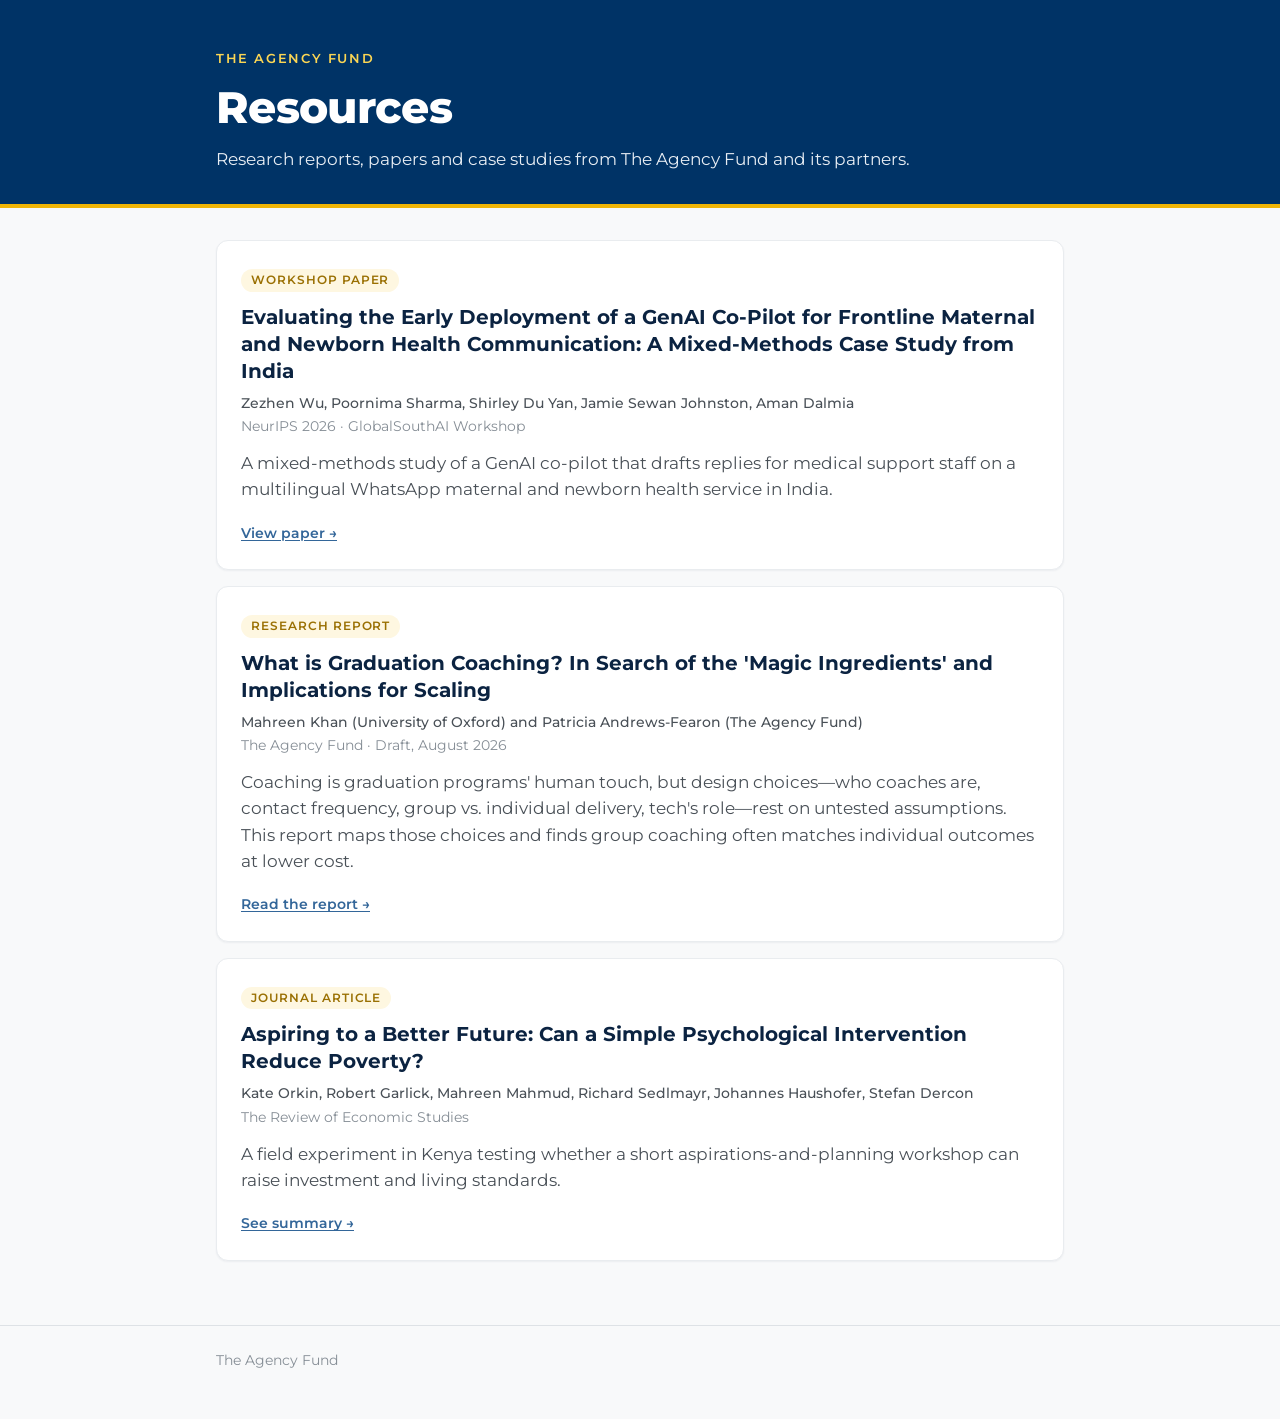
<file: index.html>
<!DOCTYPE html>
<html lang="en">
<head>
<meta charset="utf-8">
<meta name="viewport" content="width=device-width, initial-scale=1">
<title>Resources — The Agency Fund</title>
<meta name="description" content="Research reports, papers and case studies from The Agency Fund and its partners.">
<link rel="preconnect" href="https://fonts.googleapis.com">
<link rel="preconnect" href="https://fonts.gstatic.com" crossorigin>
<link href="https://fonts.googleapis.com/css2?family=Montserrat:wght@400;500;600;700;800&display=swap" rel="stylesheet">
<link rel="stylesheet" href="assets/site.css">
</head>
<body>

<header class="site-header">
  <div class="container">
    <span class="eyebrow">The Agency Fund</span>
    <h1>Resources</h1>
    <p>Research reports, papers and case studies from The Agency Fund and its partners.</p>
  </div>
</header>

<main class="container">
  <!--
    TO ADD A RESOURCE: copy one whole <li class="card"> ... </li> block below,
    paste it where you want it in the list, and change the text and the link.
    Links must NOT start with "/" (write  my-folder/  not  /my-folder/).
    See README.md for step-by-step instructions.
  -->
  <ul class="resource-list">

    <li class="card">
      <span class="tag">Workshop paper</span>
      <h2><a href="noora-neurips-case-study/">Evaluating the Early Deployment of a GenAI Co-Pilot for Frontline Maternal and Newborn Health Communication: A Mixed-Methods Case Study from India</a></h2>
      <p class="authors">Zezhen Wu, Poornima Sharma, Shirley Du Yan, Jamie Sewan Johnston, Aman Dalmia</p>
      <p class="venue">NeurIPS 2026 · GlobalSouthAI Workshop</p>
      <p class="blurb">A mixed-methods study of a GenAI co-pilot that drafts replies for medical support staff on a multilingual WhatsApp maternal and newborn health service in India.</p>
      <a class="open" href="noora-neurips-case-study/">View paper &rarr;</a>
    </li>

    <li class="card">
      <span class="tag">Research report</span>
      <h2><a href="graduation/">What is Graduation Coaching? In Search of the 'Magic Ingredients' and Implications for Scaling</a></h2>
      <p class="authors">Mahreen Khan (University of Oxford) and Patricia Andrews-Fearon (The Agency Fund)</p>
      <p class="venue">The Agency Fund · Draft, August 2026</p>
      <p class="blurb">Coaching is graduation programs' human touch, but design choices—who coaches are, contact frequency, group vs. individual delivery, tech's role—rest on untested assumptions. This report maps those choices and finds group coaching often matches individual outcomes at lower cost.</p>
      <a class="open" href="graduation/">Read the report &rarr;</a>
    </li>

    <li class="card">
      <span class="tag">Journal article</span>
      <h2><a href="psych-poverty-reduction/">Aspiring to a Better Future: Can a Simple Psychological Intervention Reduce Poverty?</a></h2>
      <p class="authors">Kate Orkin, Robert Garlick, Mahreen Mahmud, Richard Sedlmayr, Johannes Haushofer, Stefan Dercon</p>
      <p class="venue">The Review of Economic Studies</p>
      <p class="blurb">A field experiment in Kenya testing whether a short aspirations-and-planning workshop can raise investment and living standards.</p>
      <a class="open" href="psych-poverty-reduction/">See summary &rarr;</a>
    </li>

  </ul>
</main>

<footer class="site-footer">
  <div class="container">
    <p>The Agency Fund</p>
  </div>
</footer>

</body>
</html>
</file>
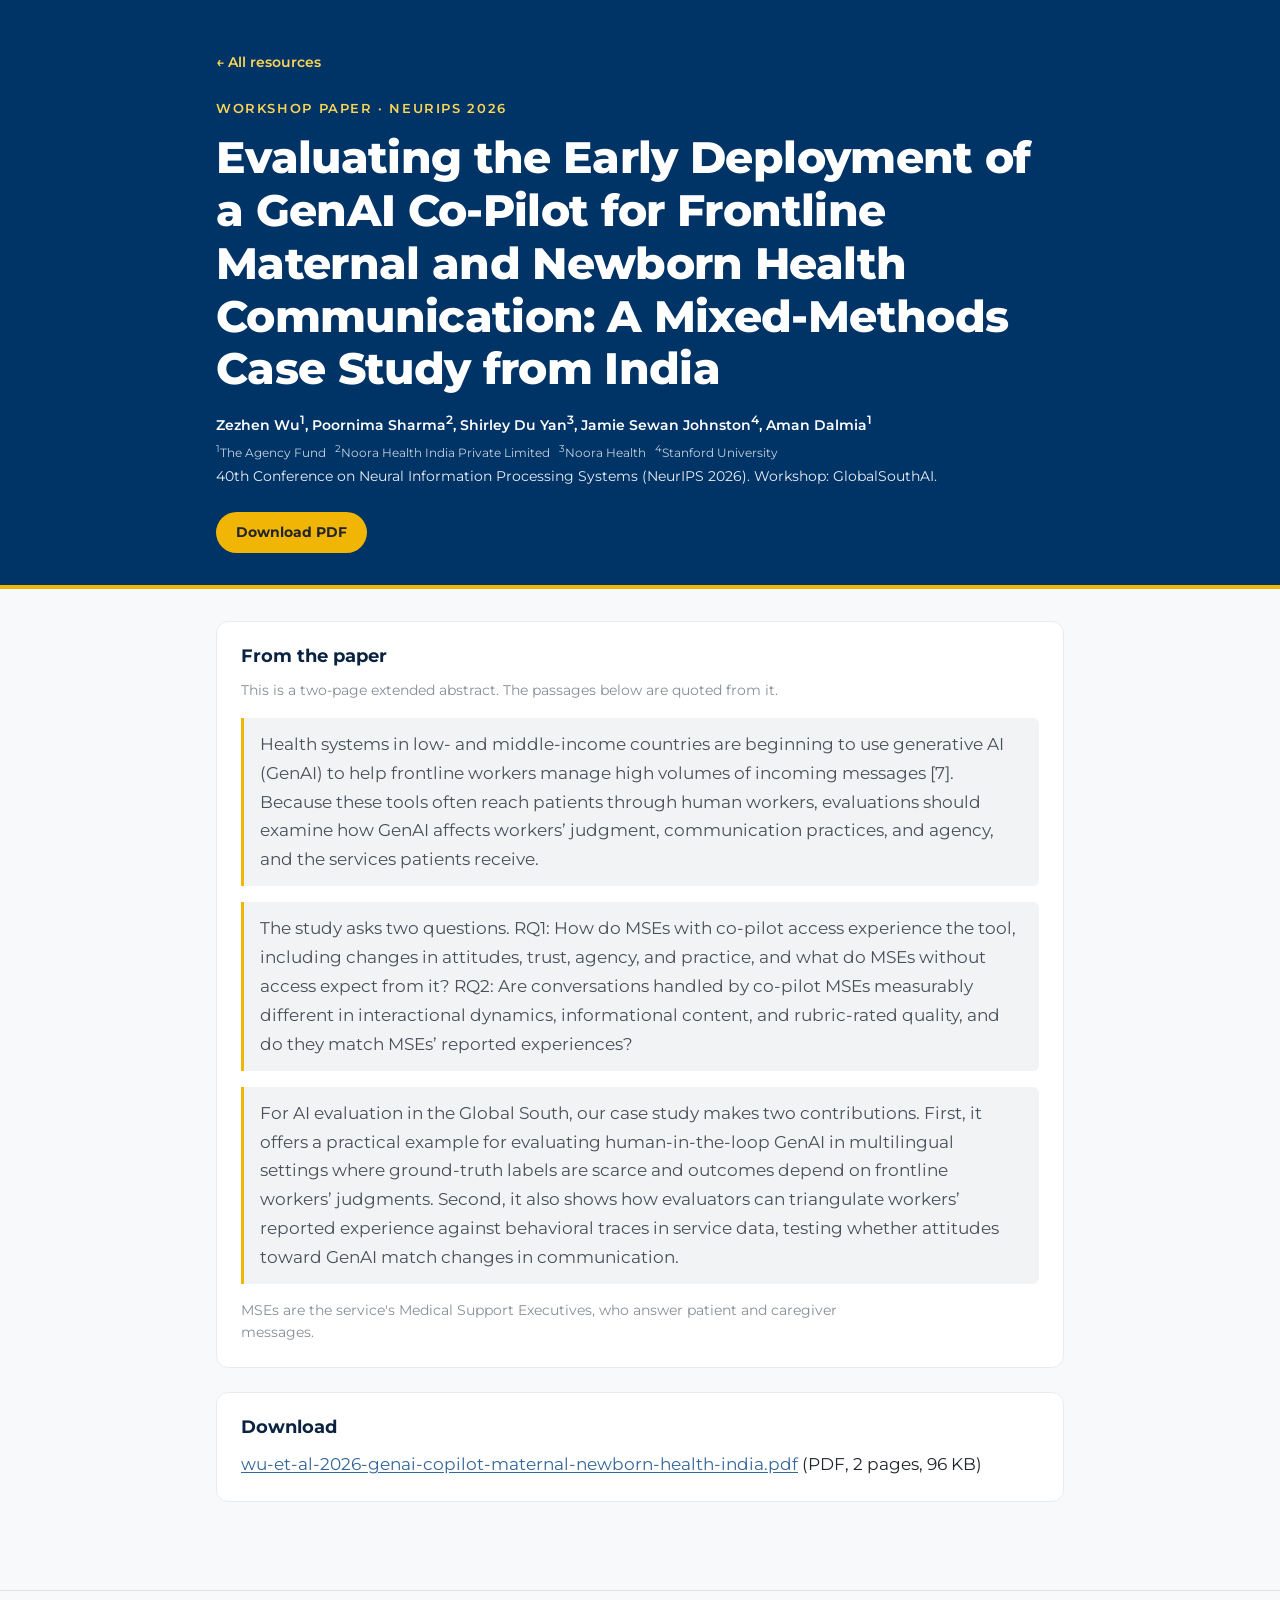
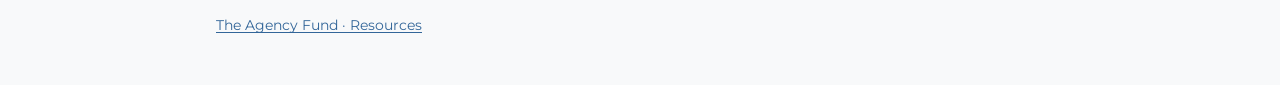
<file: noora-neurips-case-study/index.html>
<!DOCTYPE html>
<html lang="en">
<head>
<meta charset="utf-8">
<meta name="viewport" content="width=device-width, initial-scale=1">
<title>GenAI Co-Pilot Case Study — The Agency Fund</title>
<meta name="description" content="Evaluating the Early Deployment of a GenAI Co-Pilot for Frontline Maternal and Newborn Health Communication: A Mixed-Methods Case Study from India. NeurIPS 2026, GlobalSouthAI Workshop.">
<link rel="preconnect" href="https://fonts.googleapis.com">
<link rel="preconnect" href="https://fonts.gstatic.com" crossorigin>
<link href="https://fonts.googleapis.com/css2?family=Montserrat:wght@400;500;600;700;800&display=swap" rel="stylesheet">
<link rel="stylesheet" href="../assets/site.css">
</head>
<body>

<header class="site-header">
  <div class="container">
    <p class="crumb"><a class="back-link" href="../">&larr; All resources</a></p>
    <span class="eyebrow">Workshop paper · NeurIPS 2026</span>
    <h1>Evaluating the Early Deployment of a GenAI Co-Pilot for Frontline Maternal and Newborn Health Communication: A Mixed-Methods Case Study from India</h1>
    <div class="meta">
      <p><strong>Zezhen Wu<sup>1</sup>, Poornima Sharma<sup>2</sup>, Shirley Du Yan<sup>3</sup>, Jamie Sewan Johnston<sup>4</sup>, Aman Dalmia<sup>1</sup></strong></p>
      <p class="affil"><sup>1</sup>The Agency Fund &nbsp; <sup>2</sup>Noora Health India Private Limited &nbsp; <sup>3</sup>Noora Health &nbsp; <sup>4</sup>Stanford University</p>
      <p>40th Conference on Neural Information Processing Systems (NeurIPS 2026). Workshop: GlobalSouthAI.</p>
    </div>
    <div class="actions">
      <a class="button" href="wu-et-al-2026-genai-copilot-maternal-newborn-health-india.pdf">Download PDF</a>
    </div>
  </div>
</header>

<main class="container">
  <section class="panel">
    <h2>From the paper</h2>
    <p class="source-note">This is a two-page extended abstract. The passages below are quoted from it.</p>
    <blockquote>
      <p>Health systems in low- and middle-income countries are beginning to use generative AI (GenAI) to help frontline workers manage high volumes of incoming messages [7]. Because these tools often reach patients through human workers, evaluations should examine how GenAI affects workers’ judgment, communication practices, and agency, and the services patients receive.</p>
    </blockquote>
    <blockquote>
      <p>The study asks two questions. RQ1: How do MSEs with co-pilot access experience the tool, including changes in attitudes, trust, agency, and practice, and what do MSEs without access expect from it? RQ2: Are conversations handled by co-pilot MSEs measurably different in interactional dynamics, informational content, and rubric-rated quality, and do they match MSEs’ reported experiences?</p>
    </blockquote>
    <blockquote>
      <p>For AI evaluation in the Global South, our case study makes two contributions. First, it offers a practical example for evaluating human-in-the-loop GenAI in multilingual settings where ground-truth labels are scarce and outcomes depend on frontline workers’ judgments. Second, it also shows how evaluators can triangulate workers’ reported experience against behavioral traces in service data, testing whether attitudes toward GenAI match changes in communication.</p>
    </blockquote>
    <p class="source-note">MSEs are the service's Medical Support Executives, who answer patient and caregiver messages.</p>
  </section>

  <section class="panel">
    <h2>Download</h2>
    <p><a href="wu-et-al-2026-genai-copilot-maternal-newborn-health-india.pdf">wu-et-al-2026-genai-copilot-maternal-newborn-health-india.pdf</a> (PDF, 2 pages, 96 KB)</p>
  </section>
</main>

<footer class="site-footer">
  <div class="container">
    <p><a href="../">The Agency Fund · Resources</a></p>
  </div>
</footer>

</body>
</html>
</file>
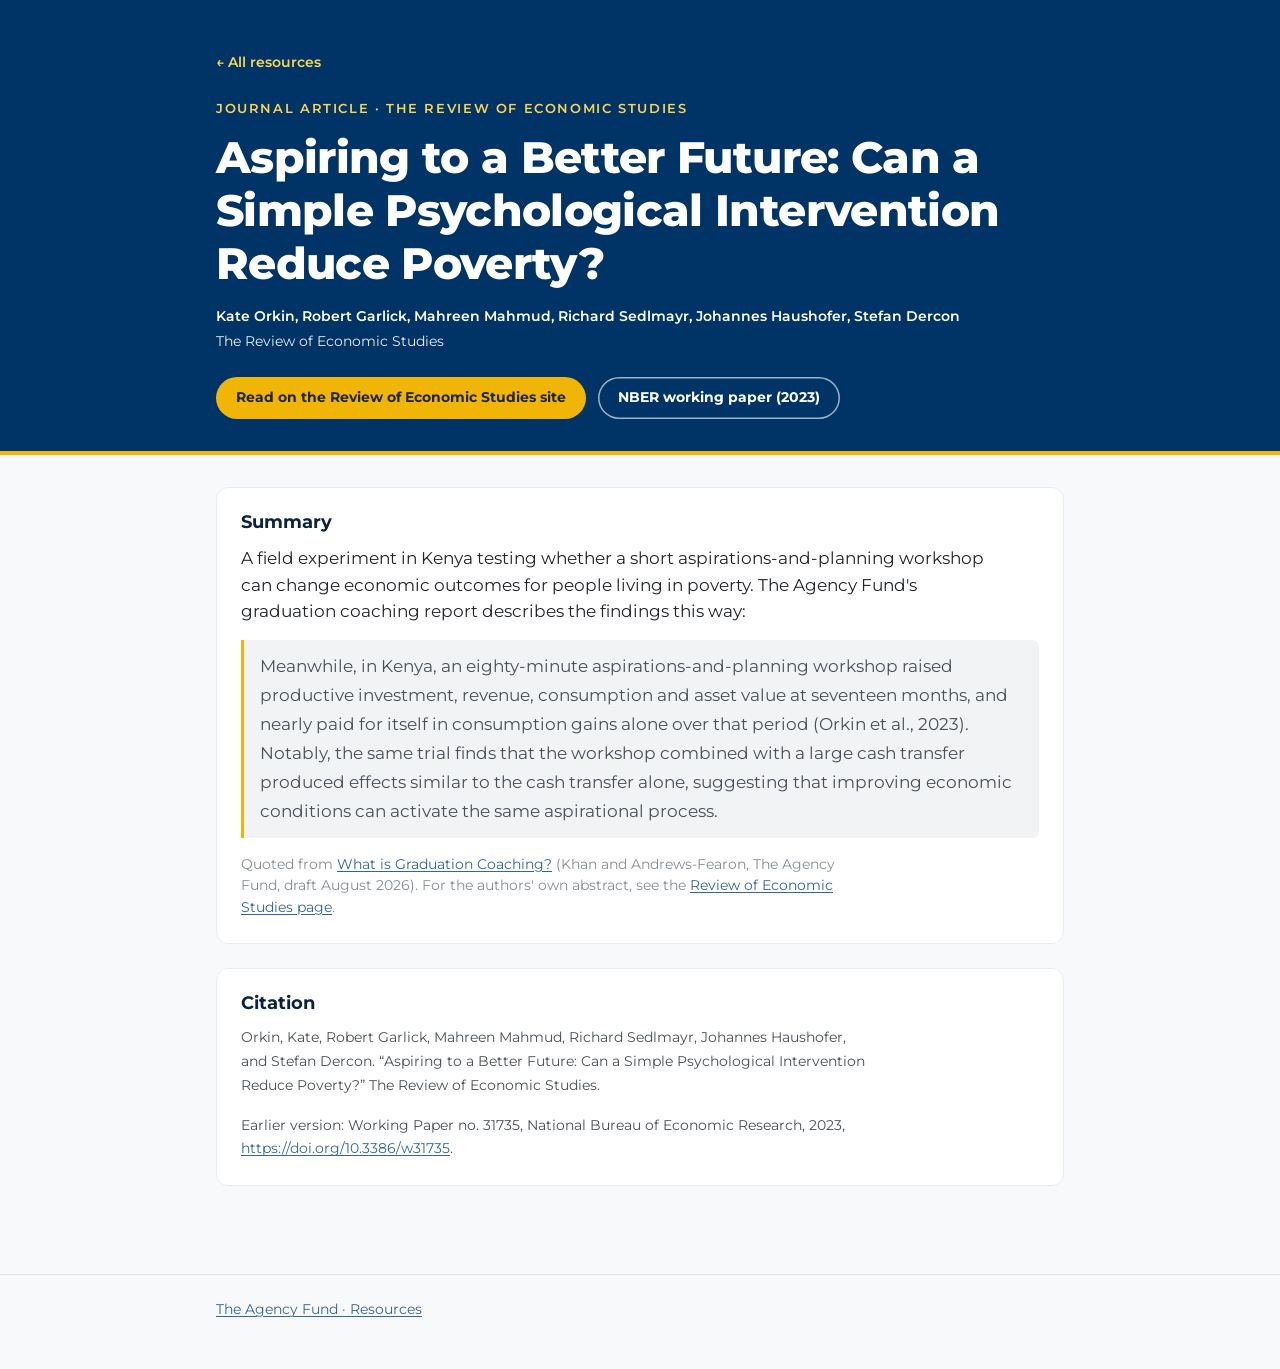
<file: psych-poverty-reduction/index.html>
<!DOCTYPE html>
<html lang="en">
<head>
<meta charset="utf-8">
<meta name="viewport" content="width=device-width, initial-scale=1">
<title>Aspiring to a Better Future — The Agency Fund</title>
<meta name="description" content="Aspiring to a Better Future: Can a Simple Psychological Intervention Reduce Poverty? Orkin, Garlick, Mahmud, Sedlmayr, Haushofer and Dercon. The Review of Economic Studies.">
<link rel="preconnect" href="https://fonts.googleapis.com">
<link rel="preconnect" href="https://fonts.gstatic.com" crossorigin>
<link href="https://fonts.googleapis.com/css2?family=Montserrat:wght@400;500;600;700;800&display=swap" rel="stylesheet">
<link rel="stylesheet" href="../assets/site.css">
</head>
<body>

<header class="site-header">
  <div class="container">
    <p class="crumb"><a class="back-link" href="../">&larr; All resources</a></p>
    <span class="eyebrow">Journal article · The Review of Economic Studies</span>
    <h1>Aspiring to a Better Future: Can a Simple Psychological Intervention Reduce Poverty?</h1>
    <div class="meta">
      <p><strong>Kate Orkin, Robert Garlick, Mahreen Mahmud, Richard Sedlmayr, Johannes Haushofer, Stefan Dercon</strong></p>
      <p>The Review of Economic Studies</p>
    </div>
    <div class="actions">
      <a class="button" href="http://www.restud.com/aspiring-to-a-better-future-can-a-simple-psychological-intervention-reduce-poverty/">Read on the Review of Economic Studies site</a>
      <a class="button secondary" href="https://doi.org/10.3386/w31735">NBER working paper (2023)</a>
    </div>
  </div>
</header>

<main class="container">
  <section class="panel">
    <h2>Summary</h2>
    <p>A field experiment in Kenya testing whether a short aspirations-and-planning workshop can change economic outcomes for people living in poverty. The Agency Fund's graduation coaching report describes the findings this way:</p>
    <blockquote>
      <p>Meanwhile, in Kenya, an eighty-minute aspirations-and-planning workshop raised productive investment, revenue, consumption and asset value at seventeen months, and nearly paid for itself in consumption gains alone over that period (Orkin et al., 2023). Notably, the same trial finds that the workshop combined with a large cash transfer produced effects similar to the cash transfer alone, suggesting that improving economic conditions can activate the same aspirational process.</p>
    </blockquote>
    <p class="source-note">Quoted from <a href="../graduation/">What is Graduation Coaching?</a> (Khan and Andrews-Fearon, The Agency Fund, draft August 2026). For the authors' own abstract, see the <a href="http://www.restud.com/aspiring-to-a-better-future-can-a-simple-psychological-intervention-reduce-poverty/">Review of Economic Studies page</a>.</p>
  </section>

  <section class="panel">
    <h2>Citation</h2>
    <p class="citation">Orkin, Kate, Robert Garlick, Mahreen Mahmud, Richard Sedlmayr, Johannes Haushofer, and Stefan Dercon. “Aspiring to a Better Future: Can a Simple Psychological Intervention Reduce Poverty?” <span>The Review of Economic Studies</span>.</p>
    <p class="citation">Earlier version: Working Paper no. 31735, National Bureau of Economic Research, 2023, <a href="https://doi.org/10.3386/w31735">https://doi.org/10.3386/w31735</a>.</p>
  </section>
</main>

<footer class="site-footer">
  <div class="container">
    <p><a href="../">The Agency Fund · Resources</a></p>
  </div>
</footer>

</body>
</html>
</file>
<file: assets/site.css>
/* ============================================================
   THE AGENCY FUND — Resources site styles
   Design tokens copied from the graduation report
   (agency-fund/graduation-report), trimmed to what this site uses.

   Layer 1: --taf-*    Brand primitives (raw values)
   Layer 2: --color-*  Semantic aliases (intent -> primitive)
   Components below reference Layer 2 only.
   ============================================================ */

:root {
  /* LAYER 1 — Brand primitives */
  --taf-navy-50:  #E8EEF4;
  --taf-navy-200: #9AB3CC;
  --taf-navy-500: #336699;
  --taf-navy-600: #003366;
  --taf-navy-800: #0B2341;

  --taf-gold-50:  #FEF7E1;
  --taf-gold-300: #FBD654;
  --taf-gold-500: #F1B505;
  --taf-gold-600: #ECAA00;
  --taf-gold-800: #9A7003;

  --taf-neutral-0:   #FFFFFF;
  --taf-neutral-50:  #F8F9FA;
  --taf-neutral-100: #F1F3F5;
  --taf-neutral-200: #E9ECEF;
  --taf-neutral-300: #DEE2E6;
  --taf-neutral-500: #ADB5BD;
  --taf-neutral-600: #868E96;
  --taf-neutral-700: #495057;
  --taf-neutral-900: #212529;

  --taf-blue-400: #6699CC;

  --taf-font-family:
    'Montserrat',
    -apple-system, BlinkMacSystemFont,
    'Segoe UI', Roboto, 'Helvetica Neue', Arial, sans-serif;

  --taf-radius-sm:   6px;
  --taf-radius-md:   12px;
  --taf-radius-full: 9999px;

  --taf-shadow-color: 210 50% 20%;
  --taf-shadow-sm: 0 1px 2px hsl(var(--taf-shadow-color) / 0.06);
  --taf-shadow-md: 0 4px 8px hsl(var(--taf-shadow-color) / 0.08);

  /* LAYER 2 — Semantic aliases */
  --color-surface:           var(--taf-neutral-0);
  --color-surface-subtle:    var(--taf-neutral-50);
  --color-surface-muted:     var(--taf-neutral-100);
  --color-surface-navy:      var(--taf-navy-600);
  --color-surface-gold-tint: var(--taf-gold-50);
  --color-surface-navy-tint: var(--taf-navy-50);

  --color-ink:           var(--taf-neutral-900);
  --color-ink-secondary: var(--taf-neutral-700);
  --color-ink-muted:     var(--taf-neutral-600);
  --color-ink-inverse:   var(--taf-neutral-0);
  --color-ink-navy:      var(--taf-navy-800);

  --color-action:       var(--taf-gold-500);
  --color-action-hover: var(--taf-gold-600);
  --color-action-text:  var(--taf-neutral-900);

  --color-border:        var(--taf-neutral-300);
  --color-border-subtle: var(--taf-neutral-200);
  --color-border-navy:   var(--taf-navy-200);

  --color-link:       var(--taf-navy-500);
  --color-link-hover: var(--taf-navy-600);
  --color-focus-ring: var(--taf-navy-500);

  --font-family: var(--taf-font-family);

  --space-xs:  8px;
  --space-sm:  12px;
  --space-md:  16px;
  --space-lg:  24px;
  --space-xl:  32px;
  --space-2xl: 48px;
  --space-3xl: 64px;

  --fs-xs:   0.75rem;
  --fs-sm:   0.875rem;
  --fs-base: 1rem;
  --fs-md:   1.125rem;
  --fs-lg:   1.25rem;
  --fs-fluid-eyebrow: clamp(0.75rem, 0.72rem + 0.15vw, 0.85rem);
  --fs-fluid-body:    clamp(1rem, 0.96rem + 0.2vw, 1.0625rem);
  --fs-fluid-lead:    clamp(1.0625rem, 1.02rem + 0.3vw, 1.1875rem);
  --fs-fluid-h1:      clamp(1.875rem, 1.5rem + 1.8vw, 2.75rem);

  --lh-tight:   1.2;
  --lh-snug:    1.35;
  --lh-normal:  1.55;
  --lh-relaxed: 1.7;

  --ls-tight:   -0.015em;
  --ls-eyebrow: 0.12em;

  --radius-card:   var(--taf-radius-md);
  --radius-button: var(--taf-radius-full);
  --radius-badge:  var(--taf-radius-full);

  --shadow-card:       var(--taf-shadow-sm);
  --shadow-card-hover: var(--taf-shadow-md);

  --content-max-width: 880px;
  --prose-max-width:   70ch;
}

/* Base */
*, *::before, *::after { box-sizing: border-box; }
html { font-size: 16px; }
body {
  margin: 0;
  font-family: var(--font-family);
  font-size: var(--fs-fluid-body);
  line-height: var(--lh-normal);
  color: var(--color-ink);
  background: var(--color-surface-subtle);
  -webkit-font-smoothing: antialiased;
}
h1, h2, h3 { margin: 0; line-height: var(--lh-tight); color: var(--color-ink-navy); }
p { margin: 0 0 var(--space-md); }
a { color: var(--color-link); text-underline-offset: 2px; }
a:hover { color: var(--color-link-hover); }
:focus-visible { outline: 2px solid var(--color-focus-ring); outline-offset: 2px; border-radius: var(--taf-radius-sm); }

.container {
  max-width: var(--content-max-width);
  margin: 0 auto;
  padding: 0 var(--space-md);
}

/* Header */
.site-header {
  background: var(--color-surface-navy);
  color: var(--color-ink-inverse);
  padding: var(--space-2xl) 0 var(--space-xl);
  border-bottom: 4px solid var(--color-action);
}
.site-header h1 {
  color: var(--color-ink-inverse);
  font-size: var(--fs-fluid-h1);
  font-weight: 800;
  letter-spacing: var(--ls-tight);
}
.site-header p { color: var(--taf-navy-50); max-width: var(--prose-max-width); margin: var(--space-sm) 0 0; }
.site-header .eyebrow { color: var(--taf-gold-300); }
.site-header .crumb { margin: 0 0 var(--space-lg); }
.back-link { color: var(--taf-gold-300); font-size: var(--fs-sm); font-weight: 600; text-decoration: none; }
.back-link:hover { color: var(--color-ink-inverse); text-decoration: underline; }

.eyebrow {
  display: block;
  font-size: var(--fs-fluid-eyebrow);
  font-weight: 600;
  text-transform: uppercase;
  letter-spacing: var(--ls-eyebrow);
  color: var(--color-ink-muted);
  margin: 0 0 var(--space-sm);
}

main.container { padding-top: var(--space-xl); padding-bottom: var(--space-3xl); }

/* Resource cards (root index) */
.resource-list { list-style: none; margin: 0; padding: 0; display: grid; gap: var(--space-md); }
.card {
  background: var(--color-surface);
  border: 1px solid var(--color-border-subtle);
  border-radius: var(--radius-card);
  box-shadow: var(--shadow-card);
  padding: var(--space-lg);
  transition: box-shadow 150ms ease, border-color 150ms ease;
}
.card:hover { box-shadow: var(--shadow-card-hover); border-color: var(--color-border); }
.card .tag {
  display: inline-block;
  font-size: var(--fs-xs);
  font-weight: 600;
  text-transform: uppercase;
  letter-spacing: 0.08em;
  color: var(--taf-gold-800);
  background: var(--color-surface-gold-tint);
  border-radius: var(--radius-badge);
  padding: 2px 10px;
  margin-bottom: var(--space-sm);
}
.card h2 { font-size: var(--fs-lg); font-weight: 700; line-height: var(--lh-snug); margin-bottom: var(--space-xs); }
.card h2 a { color: inherit; text-decoration: none; }
.card h2 a:hover { color: var(--color-link); text-decoration: underline; }
.card .authors { font-size: var(--fs-sm); font-weight: 500; color: var(--color-ink-secondary); margin: 0 0 2px; }
.card .venue { font-size: var(--fs-sm); color: var(--color-ink-muted); margin: 0 0 var(--space-sm); }
.card .blurb { color: var(--color-ink-secondary); margin: 0 0 var(--space-md); }
.card .open { font-size: var(--fs-sm); font-weight: 600; }

/* Landing pages */
.meta { margin: var(--space-md) 0 0; font-size: var(--fs-sm); color: var(--taf-navy-50); }
.meta p { margin: 0 0 4px; max-width: none; }
.meta strong { color: var(--color-ink-inverse); font-weight: 600; }
.affil { font-size: var(--fs-xs); opacity: 0.85; }

.panel {
  background: var(--color-surface);
  border: 1px solid var(--color-border-subtle);
  border-radius: var(--radius-card);
  padding: var(--space-lg);
  margin-bottom: var(--space-lg);
}
.panel h2 { font-size: var(--fs-md); font-weight: 700; margin-bottom: var(--space-sm); }
.panel p { max-width: var(--prose-max-width); }
.panel > :last-child { margin-bottom: 0; }

blockquote {
  margin: 0 0 var(--space-md);
  padding: var(--space-sm) var(--space-md);
  border-left: 3px solid var(--color-action);
  background: var(--color-surface-muted);
  border-radius: 0 var(--taf-radius-sm) var(--taf-radius-sm) 0;
  color: var(--color-ink-secondary);
  line-height: var(--lh-relaxed);
}
blockquote p:last-child { margin-bottom: 0; }
.source-note { font-size: var(--fs-sm); color: var(--color-ink-muted); }
.citation { font-size: var(--fs-sm); line-height: var(--lh-relaxed); color: var(--color-ink-secondary); }

.actions { display: flex; flex-wrap: wrap; gap: var(--space-sm); margin-top: var(--space-lg); }
.button {
  display: inline-block;
  padding: 10px 20px;
  border-radius: var(--radius-button);
  font-size: var(--fs-sm);
  font-weight: 700;
  text-decoration: none;
  background: var(--color-action);
  color: var(--color-action-text);
}
.button:hover { background: var(--color-action-hover); color: var(--color-action-text); }
.button.secondary { background: transparent; color: var(--color-ink-inverse); box-shadow: inset 0 0 0 1.5px var(--taf-navy-200); }
.button.secondary:hover { background: var(--taf-navy-800); color: var(--color-ink-inverse); }

.site-footer {
  border-top: 1px solid var(--color-border);
  padding: var(--space-lg) 0 var(--space-2xl);
  font-size: var(--fs-sm);
  color: var(--color-ink-muted);
}
.site-footer p { margin: 0; }
</file>
